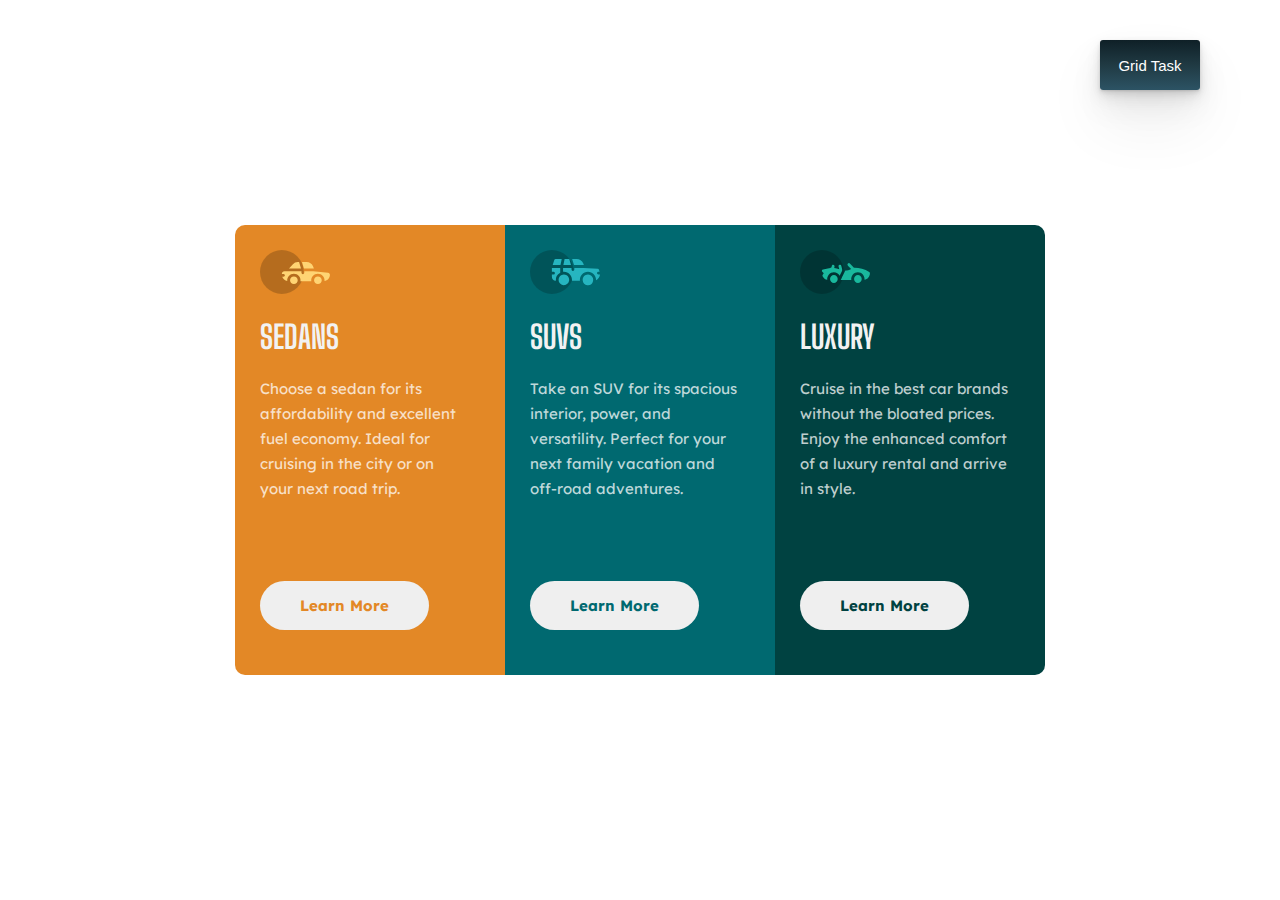
<file: index.html>
<!DOCTYPE html>
<html lang="en">
<head>
    <meta charset="UTF-8">
    <meta http-equiv="X-UA-Compatible" content="IE=edge">
    <meta name="viewport" content="width=device-width, initial-scale=1.0">
    <title>CSS Flexbox Layout</title>
    <link rel="stylesheet" href="style.css">
</head>
<body id="whole">
    <header>
        <div class="switch">
            <a href="./grid.html"><button class="btn5">Grid Task</button></a>
        </div>
    </header>
    
    <main id="flexbox">
        
        <div class="card__container">
            <div class="card left-card">
                <div class="content">
                    <img src="images/icon-sedans.svg" width="70px" alt="">
                    <h1>Sedans</h1>
                    <p>Choose a sedan for its affordability
                        and excellent fuel economy. Ideal for
                        cruising in the city or on <br> your next road trip.
                    </p>
                    <button class="btn btn1">Learn More</button>
                </div>
            </div>
            <div class="card middle-card">
                <div class="content">
                    <img src="images/icon-suvs.svg" width="70px" alt="">
                    <h1>SUVS</h1>
                    <p>Take an SUV for its spacious interior, power, 
                        and versatility. Perfect for your next
                        family vacation and <br> off-road adventures.
                    </p>
                    <button class="btn btn2">Learn More</button>
                </div>
            </div>
            <div class="card right-card">
                <div class="content">
                    <img src="images/icon-luxury.svg" width="70px" alt="">
                    <h1>Luxury</h1>
                    <p>Cruise in the best car brands without the 
                        bloated prices. Enjoy the enhanced comfort of
                        a luxury rental and arrive in style.
                    </p>
                    <button class="btn btn3">Learn More</button>
                </div>
            </div>
        </div>

    </main>
    
</body>
</html>
</file>
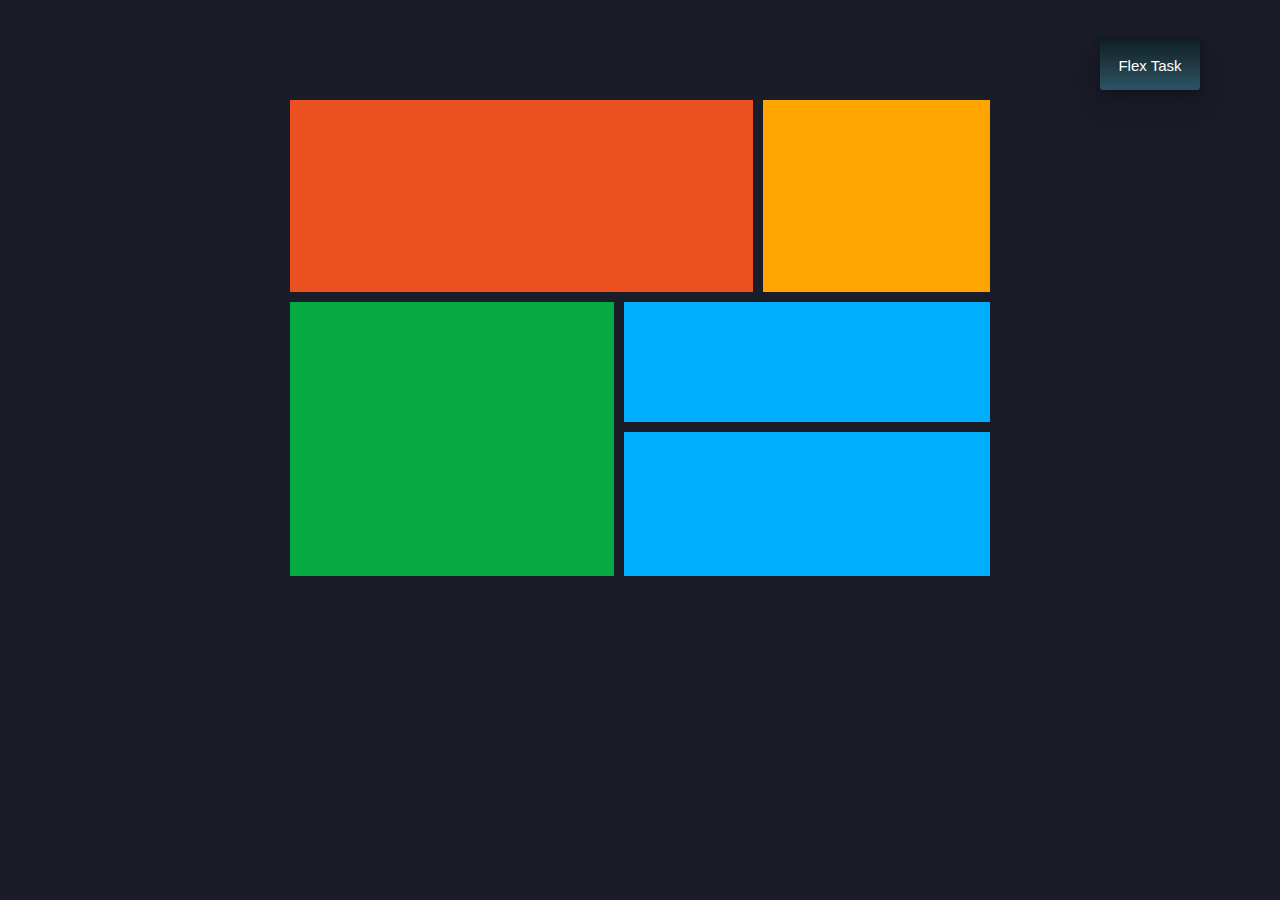
<file: grid.html>
<!DOCTYPE html>
<html lang="en">
<head>
    <meta charset="UTF-8">
    <meta http-equiv="X-UA-Compatible" content="IE=edge">
    <meta name="viewport" content="width=device-width, initial-scale=1.0">
    <title>CSS Grid Layout</title>
    <link rel="stylesheet" href="style.css">
</head>
<body id="grid">
    <header>
        <div class="switch">
            <a href="./index.html"><button class="btn5">Flex Task</button></a>
        </div>
    </header>
    <main>
        <div class="container">
            <div class="item item-1"></div>
            <div class="item item-2"></div>
            <div class="item item-3"></div>
            <div class="item item-4"></div>
            <div class="item item-5"></div>
        </div>
    </main>

</body>
</html>
</file>
<file: style.css>
@import url('https://fonts.googleapis.com/css2?family=Big+Shoulders+Display:wght@700&family=Lexend+Deca&display=swap');

* {
    padding: 0;
    margin: 0;
    box-sizing: border-box;
}

h1 {
    text-transform: uppercase;
    color: hsl(0, 0%, 95%);
    font-family: 'Big Shoulders Display', cursive;
    margin: 20px 0;
}

p {
    font-size: 15px;
    line-height: 25px;
    margin-bottom: 60px;
    color: hsla(0, 0%, 100%, 0.75);
    font-family: 'Lexend Deca', sans-serif;
}

#whole {
    width: 100%;
    height: 100vh;
}

#flexbox {
    width: 100%;
    height: 100vh;
    display: flex;
    justify-content: center;
    align-items: center;
}

.switch {
    position: absolute;
    top: 40px; 
    right: 80px;
    
}
.btn5{
    position: relative;
    width: 100px;
	height: 50px;
	border-radius: 3px;
    border: none;
    
	color: #fff;
	background: linear-gradient(#0F2027,#203A43,#2C5364);
	font: 400 15px sans-serif;
    box-shadow:
    0 1px 2px rgba(0,0,0,0.07), 
    0 2px 4px rgba(0,0,0,0.07), 
    0 4px 8px rgba(0,0,0,0.07), 
    0 8px 16px rgba(0,0,0,0.07),
    0 16px 32px rgba(0,0,0,0.07), 
    0 32px 64px rgba(0,0,0,0.07);
    transition:  0.5s all ease-in-out;
    cursor: pointer;
}

.btn5:hover{
    transform: scale(1.2);
    
}

.card__container {
    width: 100%;
    max-width: 1440px;
    display: flex;
    justify-content: center;
    align-items: center;
    flex-flow: wrap;
}

.card {
    width: 270px;
    padding: 15px;
}

.left-card {
    background-color: hsl(31, 77%, 52%);
    border-top-left-radius: 10px;
    border-bottom-left-radius: 10px;
}

.middle-card {
    background-color: hsl(184, 100%, 22%);
}

.right-card {
    background-color: hsl(179, 100%, 13%);
    border-top-right-radius: 10px;
    border-bottom-right-radius: 10px;
}

.content {
    padding: 10px;
}

.btn {
    margin: 20px 0;
    padding: 15px 40px;
    border: 0;
    border-radius: 30px;
    outline: none;
    color: #fff;
    font-size: 15px;
    font-weight: 700;
    font-family: 'Lexend Deca', sans-serif;
}

.btn:hover {
    background-color: transparent;
    color: #fff;
    border: 2px solid #fff;
    transition: 0.5s;
}

.btn1 {
    color: hsl(31, 77%, 52%);
}

.btn2 {
    color: hsl(184, 100%, 22%);
}

.btn3 {
    color: hsl(179, 100%, 13%);
}

/* CSS GRID LAYOUT */

#grid {
    background: #1a1c28;
}

.container {
    display: grid;
    height: 500px;
    width: 700px;  
    max-width: 100%;
    justify-content: center;
    margin: auto;  
    margin-top:100px;
    border-radius: 15px ; 
    grid-template-columns: 1fr 0.4fr 0.7fr;
    grid-template-rows: 0.4fr 0.25fr 0.3fr;
    grid-template-areas: 
    "one one two"
    "three four four"
    "three five five";
    grid-gap:0.6rem;
    
}

.item-1 {
    background-color: #eb5020;
    grid-area: one;
}

.item-2 {
    background-color: #ffa401;
    grid-area: two;
}

.item-3 {
    background-color: #05aa42;
    grid-area: three;
}

.item-4 {
    background-color: #01aefd;
    grid-area: four;
}

.item-5 {
    background-color: #01aefd;
    grid-area: five;
}

@media screen and (max-width:576px) {
    .container {
        grid-template-columns: 0.8fr;
        grid-template-rows: 3fr 2.2fr 2.2fr 1.5fr 1.5fr;
        grid-template-areas: 
        "one"
        "two"
        "three"
        "four"
        "five";
    }
}
</file>
